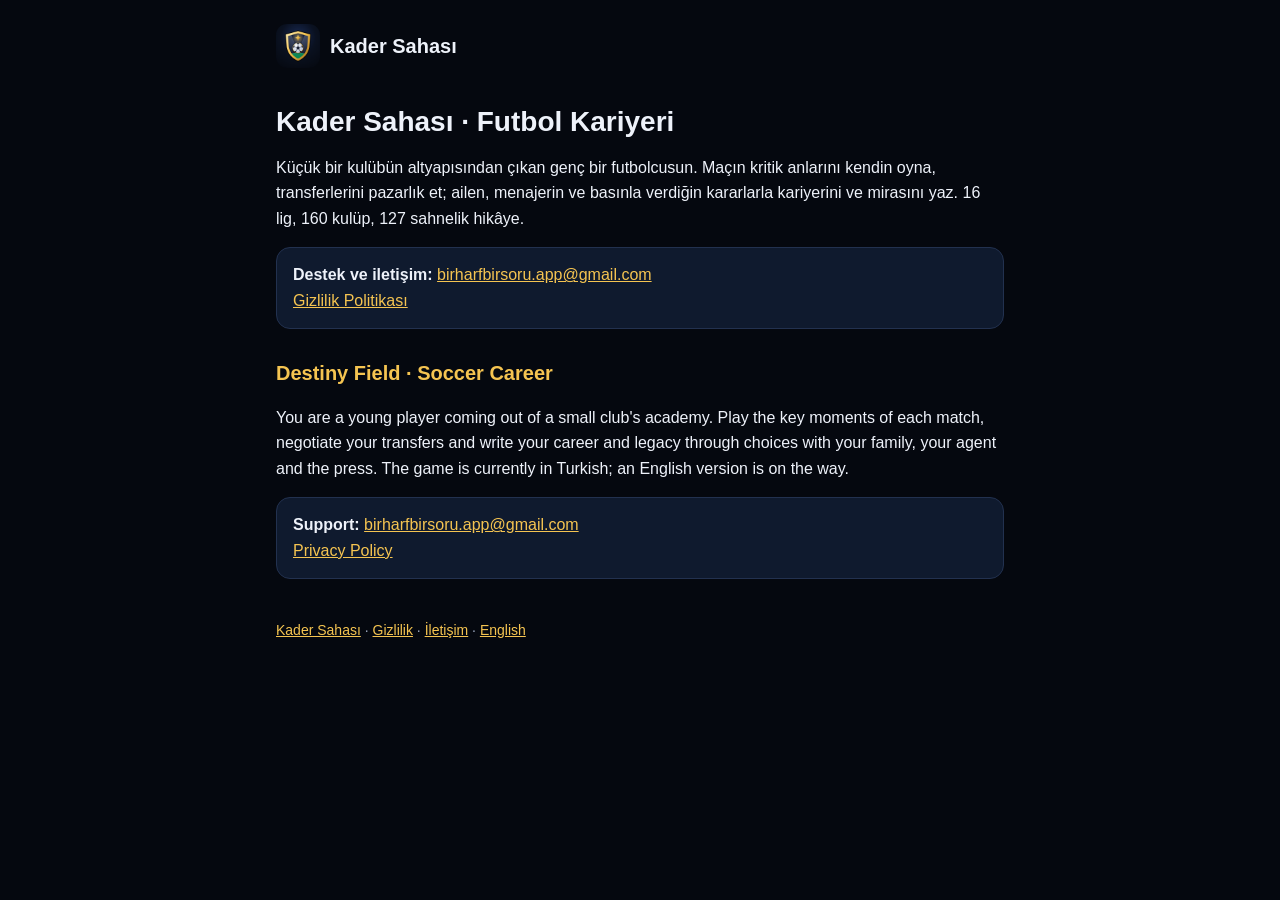
<file: kader-sahasi/index.html>
<!doctype html><html lang="tr"><head><meta charset="utf-8"><meta name="viewport" content="width=device-width, initial-scale=1">
<title>Kader Sahası · Futbol Kariyeri</title><link rel="stylesheet" href="style.css"></head><body><main>
<header><a href="index.html" aria-label="Kader Sahası ana sayfa"><img src="icon.png" alt="">Kader Sahası</a></header>
<h1>Kader Sahası · Futbol Kariyeri</h1>
<p>Küçük bir kulübün altyapısından çıkan genç bir futbolcusun. Maçın kritik anlarını kendin oyna, transferlerini pazarlık et; ailen, menajerin ve basınla verdiğin kararlarla kariyerini ve mirasını yaz. 16 lig, 160 kulüp, 127 sahnelik hikâye.</p>
<div class="card"><b>Destek ve iletişim:</b> <a href="mailto:birharfbirsoru.app@gmail.com">birharfbirsoru.app@gmail.com</a><br><a href="gizlilik.html">Gizlilik Politikası</a></div>
<h2 lang="en">Destiny Field · Soccer Career</h2>
<p lang="en">You are a young player coming out of a small club's academy. Play the key moments of each match, negotiate your transfers and write your career and legacy through choices with your family, your agent and the press. The game is currently in Turkish; an English version is on the way.</p>
<div class="card" lang="en"><b>Support:</b> <a href="mailto:birharfbirsoru.app@gmail.com">birharfbirsoru.app@gmail.com</a><br><a href="privacy.html">Privacy Policy</a></div>
<footer><a href="index.html">Kader Sahası</a> · <a href="gizlilik.html">Gizlilik</a> · <a href="mailto:birharfbirsoru.app@gmail.com">İletişim</a> · <a href="privacy.html">English</a></footer>
</main></body></html>
</file>
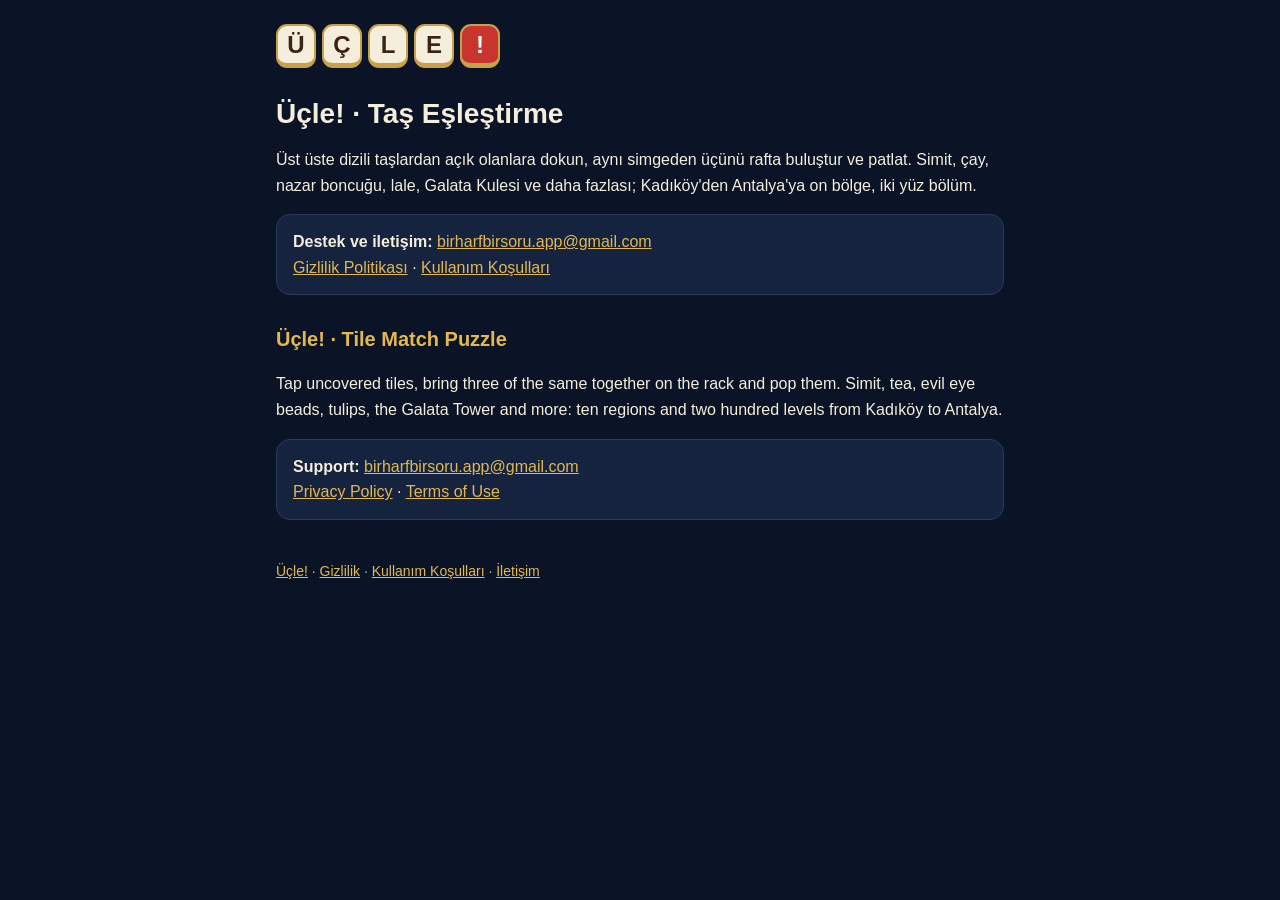
<file: ucle/index.html>
<!doctype html><html lang="tr"><head><meta charset="utf-8"><meta name="viewport" content="width=device-width, initial-scale=1">
<title>Üçle! · Taş Eşleştirme</title><meta name="description" content="Üçle! — Türkiye'den simgelerle üçlü taş eşleştirme oyunu."><link rel="stylesheet" href="style.css"></head><body><main>
<header><a href="index.html" aria-label="Üçle! ana sayfa"><span class="t">Ü</span><span class="t">Ç</span><span class="t">L</span><span class="t">E</span><span class="t a">!</span></a></header>
<h1>Üçle! · Taş Eşleştirme</h1>
<p>Üst üste dizili taşlardan açık olanlara dokun, aynı simgeden üçünü rafta buluştur ve patlat. Simit, çay, nazar boncuğu, lale, Galata Kulesi ve daha fazlası; Kadıköy'den Antalya'ya on bölge, iki yüz bölüm.</p>
<div class="card">
<b>Destek ve iletişim:</b> <a href="mailto:birharfbirsoru.app@gmail.com">birharfbirsoru.app@gmail.com</a><br>
<a href="gizlilik.html">Gizlilik Politikası</a> · <a href="kosullar.html">Kullanım Koşulları</a>
</div>
<h2 lang="en">Üçle! · Tile Match Puzzle</h2>
<p lang="en">Tap uncovered tiles, bring three of the same together on the rack and pop them. Simit, tea, evil eye beads, tulips, the Galata Tower and more: ten regions and two hundred levels from Kadıköy to Antalya.</p>
<div class="card" lang="en"><b>Support:</b> <a href="mailto:birharfbirsoru.app@gmail.com">birharfbirsoru.app@gmail.com</a><br><a href="privacy.html">Privacy Policy</a> · <a href="terms.html">Terms of Use</a></div>
<footer><a href="index.html">Üçle!</a> · <a href="gizlilik.html">Gizlilik</a> · <a href="kosullar.html">Kullanım Koşulları</a> · <a href="mailto:birharfbirsoru.app@gmail.com">İletişim</a></footer>
</main></body></html>
</file>
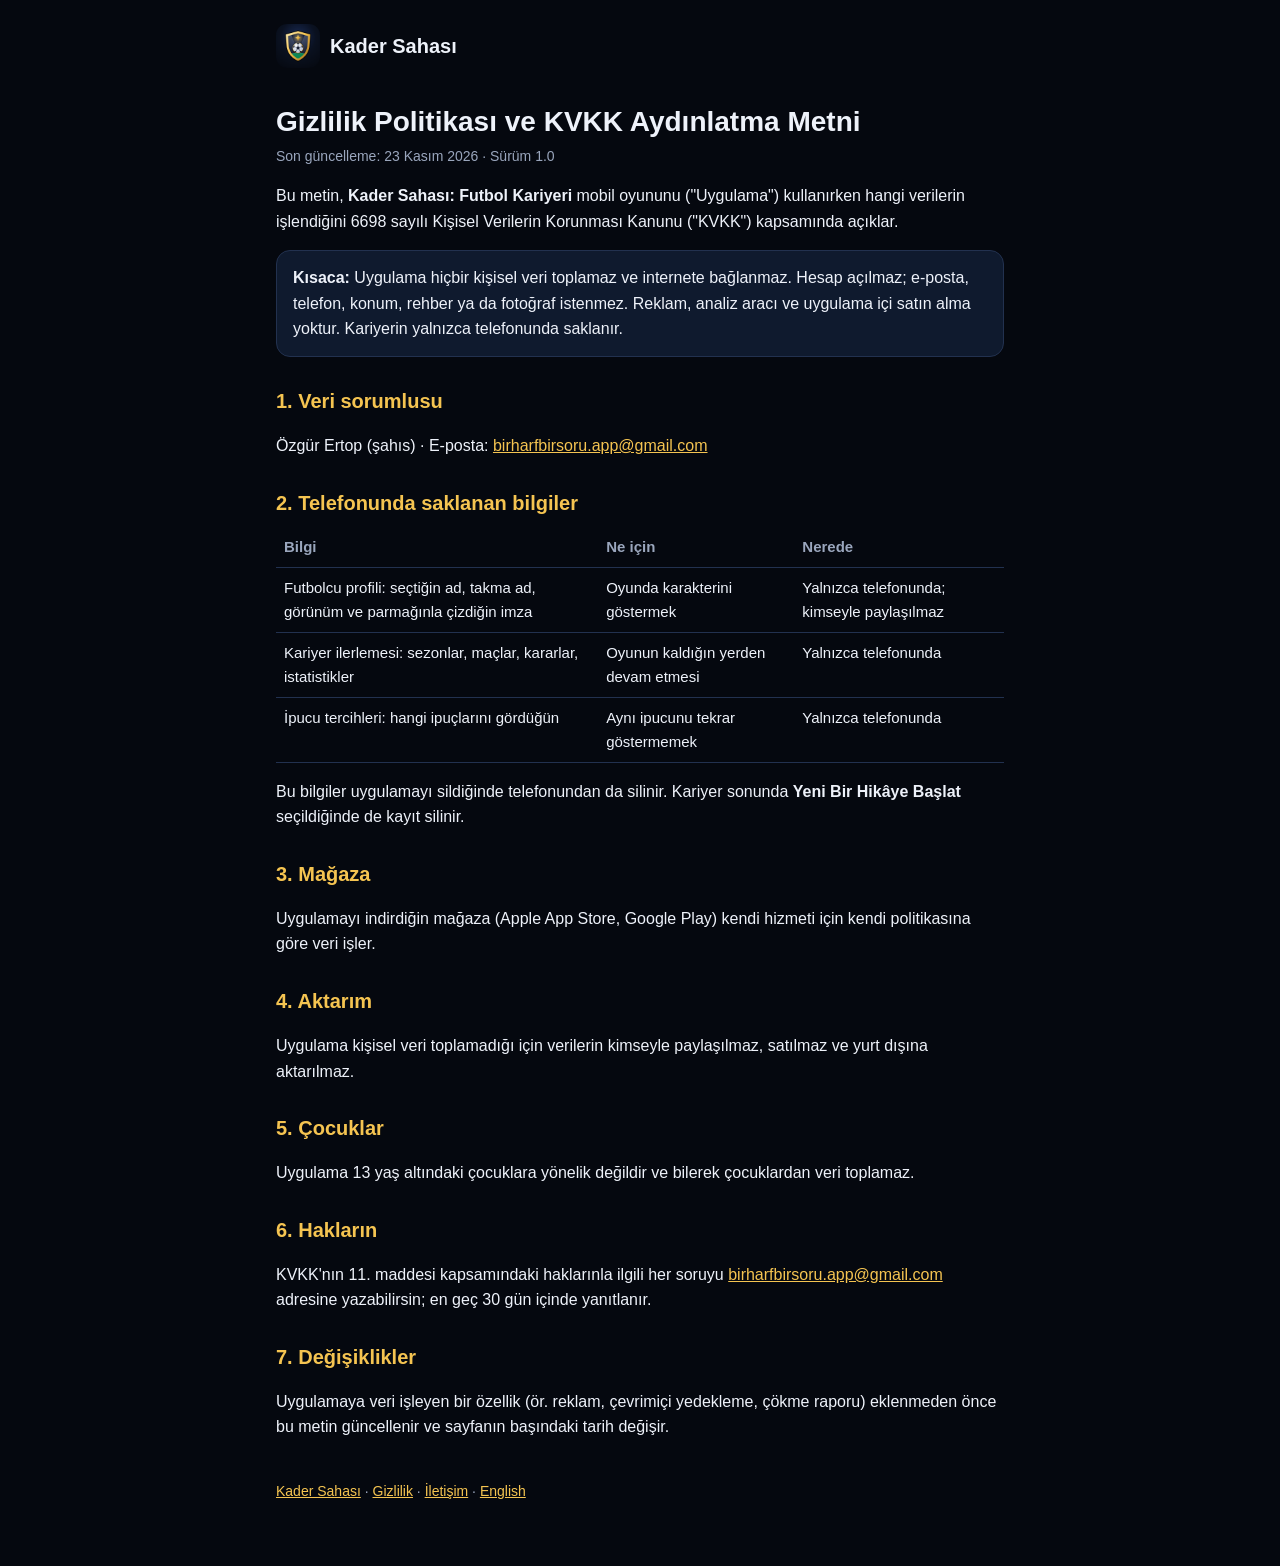
<file: kader-sahasi/gizlilik.html>
<!doctype html><html lang="tr"><head><meta charset="utf-8"><meta name="viewport" content="width=device-width, initial-scale=1">
<title>Gizlilik Politikası · Kader Sahası</title><link rel="stylesheet" href="style.css"></head><body><main>
<header><a href="index.html" aria-label="Kader Sahası ana sayfa"><img src="icon.png" alt="">Kader Sahası</a></header>
<h1>Gizlilik Politikası ve KVKK Aydınlatma Metni</h1>
<p class="meta">Son güncelleme: 23 Kasım 2026 · Sürüm 1.0</p>
<p>Bu metin, <b>Kader Sahası: Futbol Kariyeri</b> mobil oyununu ("Uygulama") kullanırken hangi verilerin işlendiğini 6698 sayılı Kişisel Verilerin Korunması Kanunu ("KVKK") kapsamında açıklar.</p>
<div class="card"><b>Kısaca:</b> Uygulama hiçbir kişisel veri toplamaz ve internete bağlanmaz. Hesap açılmaz; e-posta, telefon, konum, rehber ya da fotoğraf istenmez. Reklam, analiz aracı ve uygulama içi satın alma yoktur. Kariyerin yalnızca telefonunda saklanır.</div>
<h2>1. Veri sorumlusu</h2>
<p>Özgür Ertop (şahıs) · E-posta: <a href="mailto:birharfbirsoru.app@gmail.com">birharfbirsoru.app@gmail.com</a></p>
<h2>2. Telefonunda saklanan bilgiler</h2>
<div class="wrap"><table>
<tr><th>Bilgi</th><th>Ne için</th><th>Nerede</th></tr>
<tr><td>Futbolcu profili: seçtiğin ad, takma ad, görünüm ve parmağınla çizdiğin imza</td><td>Oyunda karakterini göstermek</td><td>Yalnızca telefonunda; kimseyle paylaşılmaz</td></tr>
<tr><td>Kariyer ilerlemesi: sezonlar, maçlar, kararlar, istatistikler</td><td>Oyunun kaldığın yerden devam etmesi</td><td>Yalnızca telefonunda</td></tr>
<tr><td>İpucu tercihleri: hangi ipuçlarını gördüğün</td><td>Aynı ipucunu tekrar göstermemek</td><td>Yalnızca telefonunda</td></tr>
</table></div>
<p>Bu bilgiler uygulamayı sildiğinde telefonundan da silinir. Kariyer sonunda <b>Yeni Bir Hikâye Başlat</b> seçildiğinde de kayıt silinir.</p>
<h2>3. Mağaza</h2>
<p>Uygulamayı indirdiğin mağaza (Apple App Store, Google Play) kendi hizmeti için kendi politikasına göre veri işler.</p>
<h2>4. Aktarım</h2>
<p>Uygulama kişisel veri toplamadığı için verilerin kimseyle paylaşılmaz, satılmaz ve yurt dışına aktarılmaz.</p>
<h2>5. Çocuklar</h2>
<p>Uygulama 13 yaş altındaki çocuklara yönelik değildir ve bilerek çocuklardan veri toplamaz.</p>
<h2>6. Hakların</h2>
<p>KVKK'nın 11. maddesi kapsamındaki haklarınla ilgili her soruyu <a href="mailto:birharfbirsoru.app@gmail.com">birharfbirsoru.app@gmail.com</a> adresine yazabilirsin; en geç 30 gün içinde yanıtlanır.</p>
<h2>7. Değişiklikler</h2>
<p>Uygulamaya veri işleyen bir özellik (ör. reklam, çevrimiçi yedekleme, çökme raporu) eklenmeden önce bu metin güncellenir ve sayfanın başındaki tarih değişir.</p>
<footer><a href="index.html">Kader Sahası</a> · <a href="gizlilik.html">Gizlilik</a> · <a href="mailto:birharfbirsoru.app@gmail.com">İletişim</a> · <a href="privacy.html">English</a></footer>
</main></body></html>
</file>
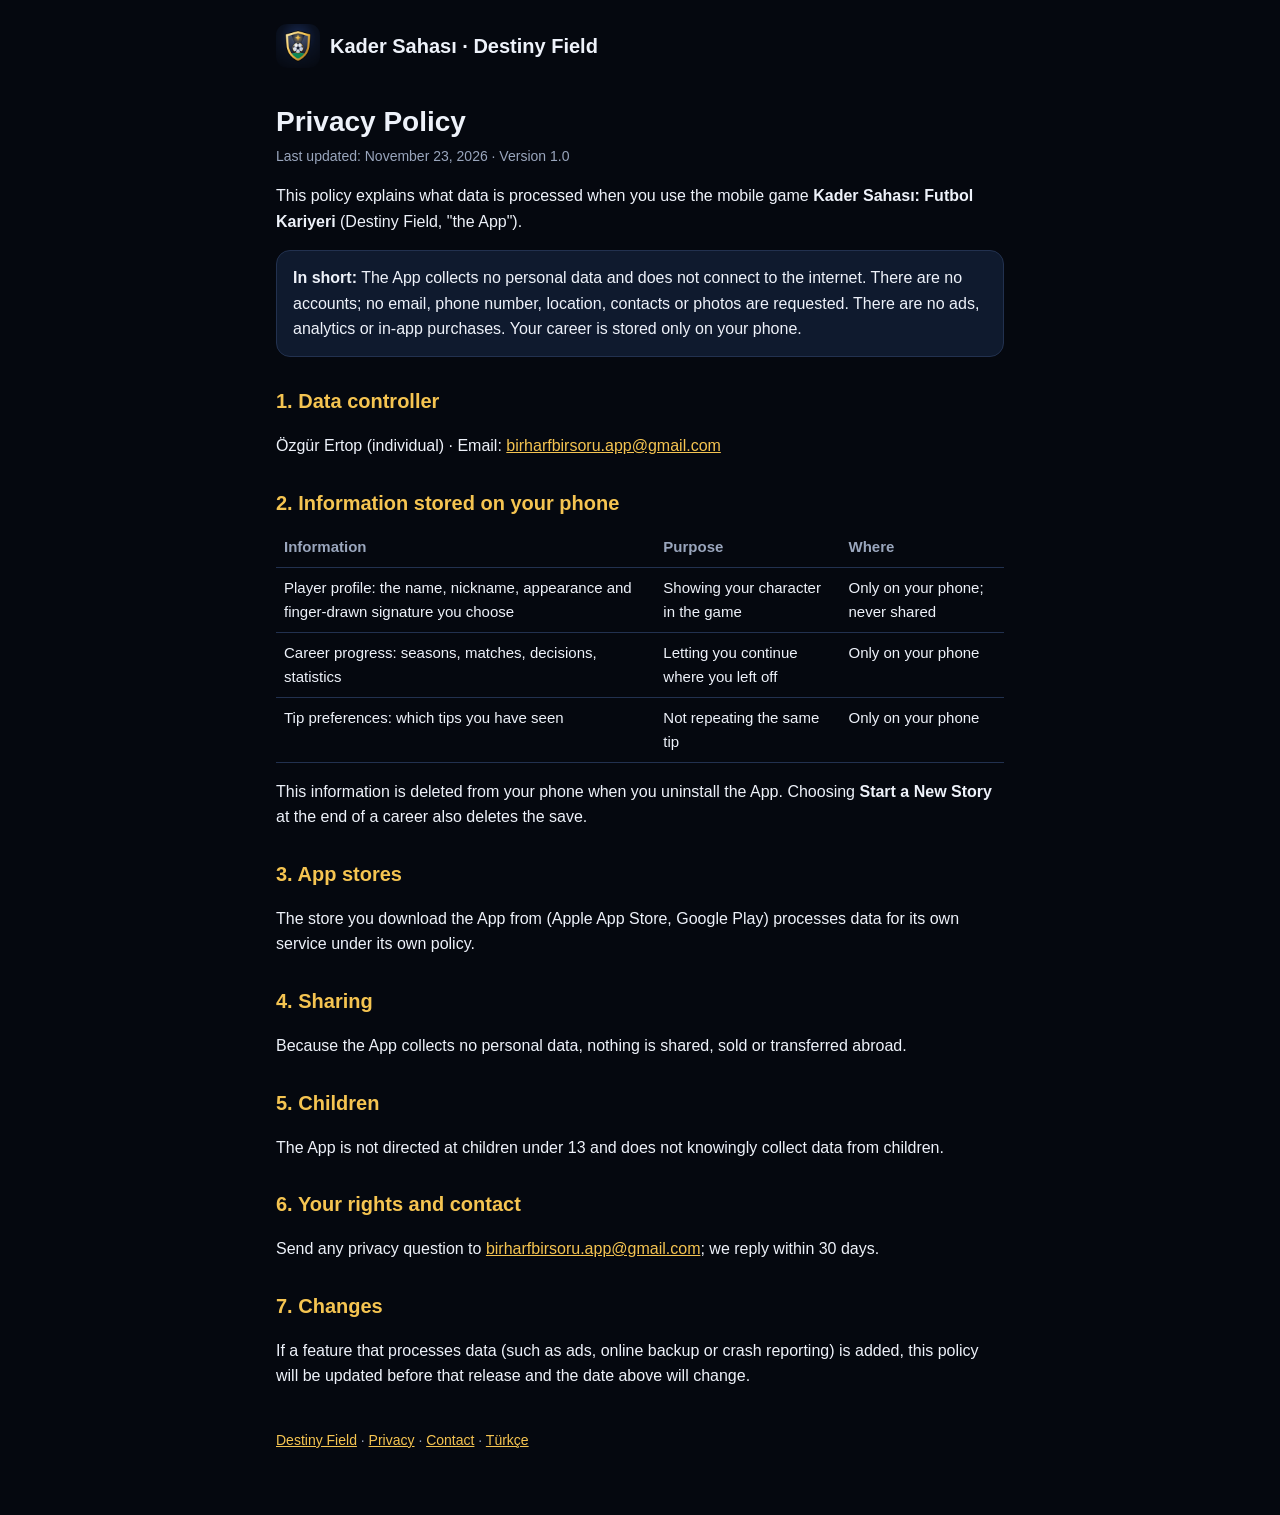
<file: kader-sahasi/privacy.html>
<!doctype html><html lang="en"><head><meta charset="utf-8"><meta name="viewport" content="width=device-width, initial-scale=1">
<title>Privacy Policy · Destiny Field</title><link rel="stylesheet" href="style.css"></head><body><main>
<header><a href="index.html" aria-label="Destiny Field home"><img src="icon.png" alt="">Kader Sahası · Destiny Field</a></header>
<h1>Privacy Policy</h1>
<p class="meta">Last updated: November 23, 2026 · Version 1.0</p>
<p>This policy explains what data is processed when you use the mobile game <b>Kader Sahası: Futbol Kariyeri</b> (Destiny Field, "the App").</p>
<div class="card"><b>In short:</b> The App collects no personal data and does not connect to the internet. There are no accounts; no email, phone number, location, contacts or photos are requested. There are no ads, analytics or in-app purchases. Your career is stored only on your phone.</div>
<h2>1. Data controller</h2>
<p>Özgür Ertop (individual) · Email: <a href="mailto:birharfbirsoru.app@gmail.com">birharfbirsoru.app@gmail.com</a></p>
<h2>2. Information stored on your phone</h2>
<div class="wrap"><table>
<tr><th>Information</th><th>Purpose</th><th>Where</th></tr>
<tr><td>Player profile: the name, nickname, appearance and finger-drawn signature you choose</td><td>Showing your character in the game</td><td>Only on your phone; never shared</td></tr>
<tr><td>Career progress: seasons, matches, decisions, statistics</td><td>Letting you continue where you left off</td><td>Only on your phone</td></tr>
<tr><td>Tip preferences: which tips you have seen</td><td>Not repeating the same tip</td><td>Only on your phone</td></tr>
</table></div>
<p>This information is deleted from your phone when you uninstall the App. Choosing <b>Start a New Story</b> at the end of a career also deletes the save.</p>
<h2>3. App stores</h2>
<p>The store you download the App from (Apple App Store, Google Play) processes data for its own service under its own policy.</p>
<h2>4. Sharing</h2>
<p>Because the App collects no personal data, nothing is shared, sold or transferred abroad.</p>
<h2>5. Children</h2>
<p>The App is not directed at children under 13 and does not knowingly collect data from children.</p>
<h2>6. Your rights and contact</h2>
<p>Send any privacy question to <a href="mailto:birharfbirsoru.app@gmail.com">birharfbirsoru.app@gmail.com</a>; we reply within 30 days.</p>
<h2>7. Changes</h2>
<p>If a feature that processes data (such as ads, online backup or crash reporting) is added, this policy will be updated before that release and the date above will change.</p>
<footer><a href="index.html">Destiny Field</a> · <a href="privacy.html">Privacy</a> · <a href="mailto:birharfbirsoru.app@gmail.com">Contact</a> · <a href="gizlilik.html">Türkçe</a></footer>
</main></body></html>
</file>
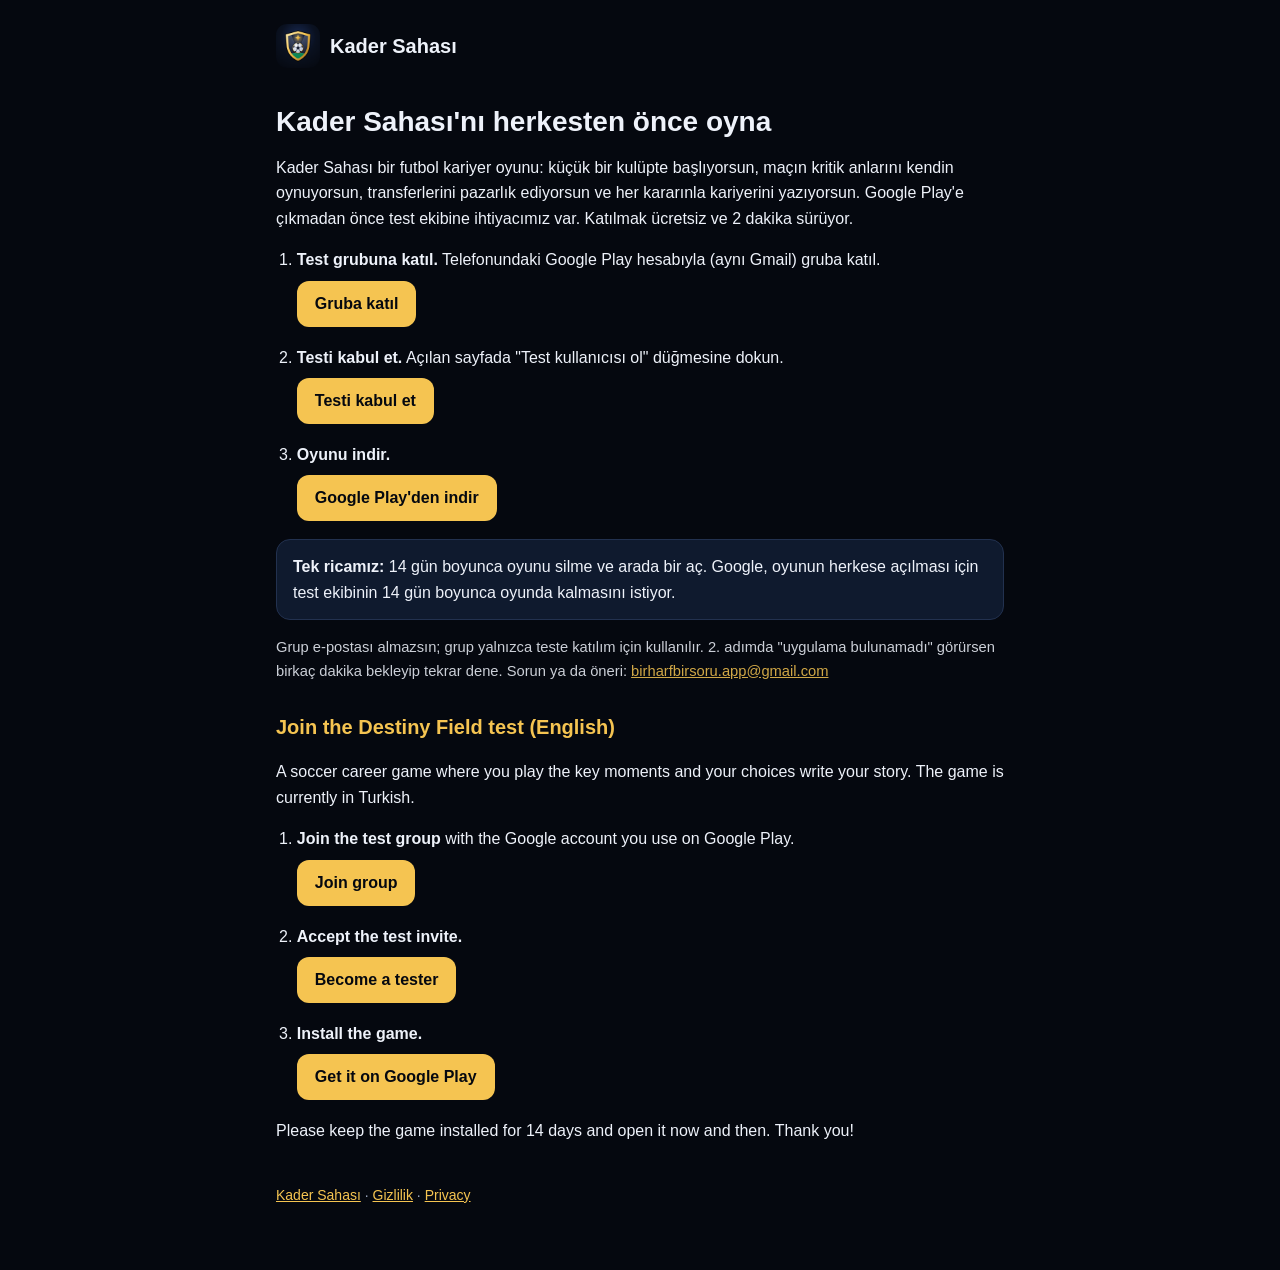
<file: kader-sahasi/test.html>
<!doctype html><html lang="tr"><head><meta charset="utf-8"><meta name="viewport" content="width=device-width, initial-scale=1">
<title>Kader Sahası Test Ekibi</title><meta name="description" content="Kader Sahası futbol kariyer oyununu herkesten önce dene: Google Play test ekibine 3 adımda katıl.">
<link rel="stylesheet" href="style.css">
<style>ol.adim{padding-left:1.3em}ol.adim li{margin:0 0 18px}.btn{display:inline-block;margin-top:8px;padding:10px 18px;border-radius:12px;background:#F5C451;color:#05080F;text-decoration:none;font-weight:700}.not{font-size:.92em;opacity:.85}</style>
</head><body><main>
<header><a href="index.html" aria-label="Kader Sahası ana sayfa"><img src="icon.png" alt="">Kader Sahası</a></header>
<h1>Kader Sahası'nı herkesten önce oyna</h1>
<p>Kader Sahası bir futbol kariyer oyunu: küçük bir kulüpte başlıyorsun, maçın kritik anlarını kendin oynuyorsun, transferlerini pazarlık ediyorsun ve her kararınla kariyerini yazıyorsun. Google Play'e çıkmadan önce test ekibine ihtiyacımız var. Katılmak ücretsiz ve 2 dakika sürüyor.</p>
<ol class="adim">
<li><b>Test grubuna katıl.</b> Telefonundaki Google Play hesabıyla (aynı Gmail) gruba katıl.<br><a class="btn" href="https://groups.google.com/g/kader-sahasi-test">Gruba katıl</a></li>
<li><b>Testi kabul et.</b> Açılan sayfada "Test kullanıcısı ol" düğmesine dokun.<br><a class="btn" href="https://play.google.com/apps/testing/com.destinyfield.game">Testi kabul et</a></li>
<li><b>Oyunu indir.</b><br><a class="btn" href="https://play.google.com/store/apps/details?id=com.destinyfield.game">Google Play'den indir</a></li>
</ol>
<div class="card"><b>Tek ricamız:</b> 14 gün boyunca oyunu silme ve arada bir aç. Google, oyunun herkese açılması için test ekibinin 14 gün boyunca oyunda kalmasını istiyor.</div>
<p class="not">Grup e-postası almazsın; grup yalnızca teste katılım için kullanılır. 2. adımda "uygulama bulunamadı" görürsen birkaç dakika bekleyip tekrar dene. Sorun ya da öneri: <a href="mailto:birharfbirsoru.app@gmail.com">birharfbirsoru.app@gmail.com</a></p>
<h2 lang="en">Join the Destiny Field test (English)</h2>
<p lang="en">A soccer career game where you play the key moments and your choices write your story. The game is currently in Turkish.</p>
<ol class="adim" lang="en">
<li><b>Join the test group</b> with the Google account you use on Google Play.<br><a class="btn" href="https://groups.google.com/g/kader-sahasi-test">Join group</a></li>
<li><b>Accept the test invite.</b><br><a class="btn" href="https://play.google.com/apps/testing/com.destinyfield.game">Become a tester</a></li>
<li><b>Install the game.</b><br><a class="btn" href="https://play.google.com/store/apps/details?id=com.destinyfield.game">Get it on Google Play</a></li>
</ol>
<p lang="en">Please keep the game installed for 14 days and open it now and then. Thank you!</p>
<footer><a href="index.html">Kader Sahası</a> · <a href="gizlilik.html">Gizlilik</a> · <a href="privacy.html">Privacy</a></footer>
</main></body></html>
</file>
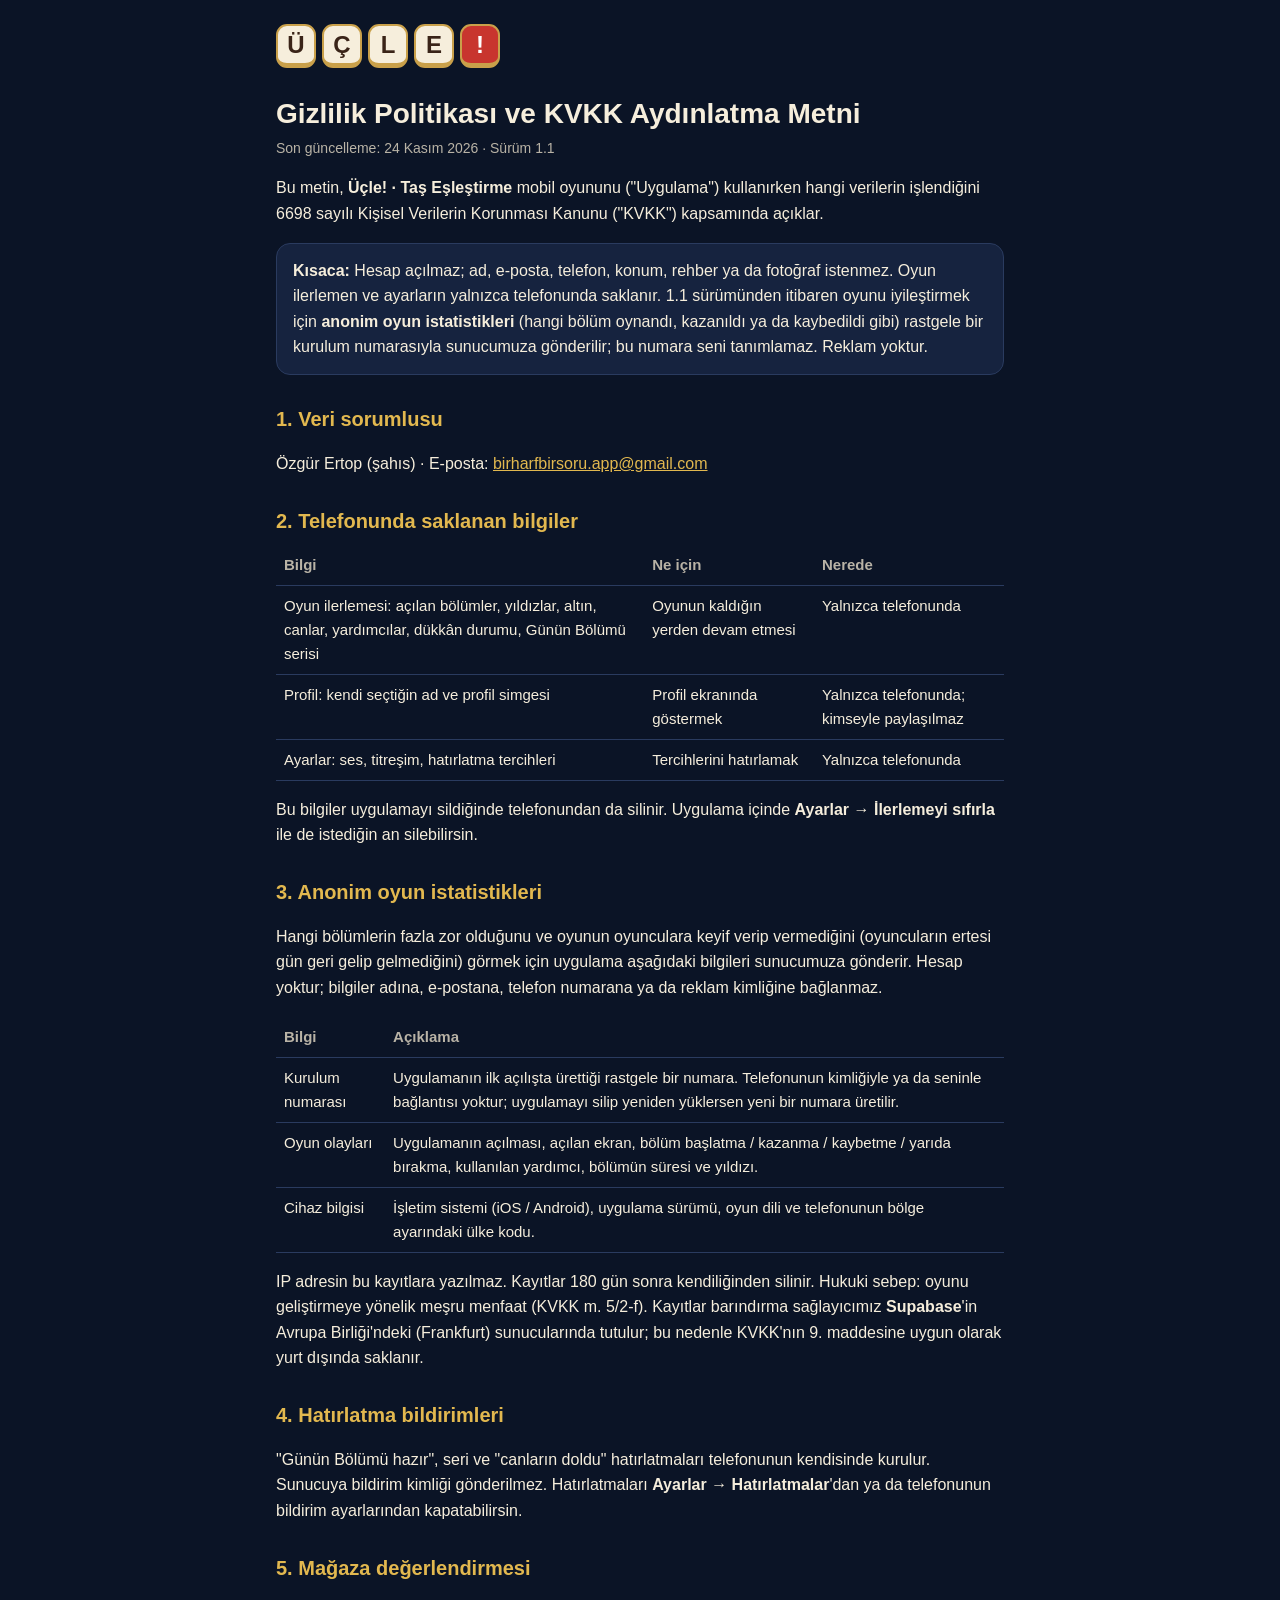
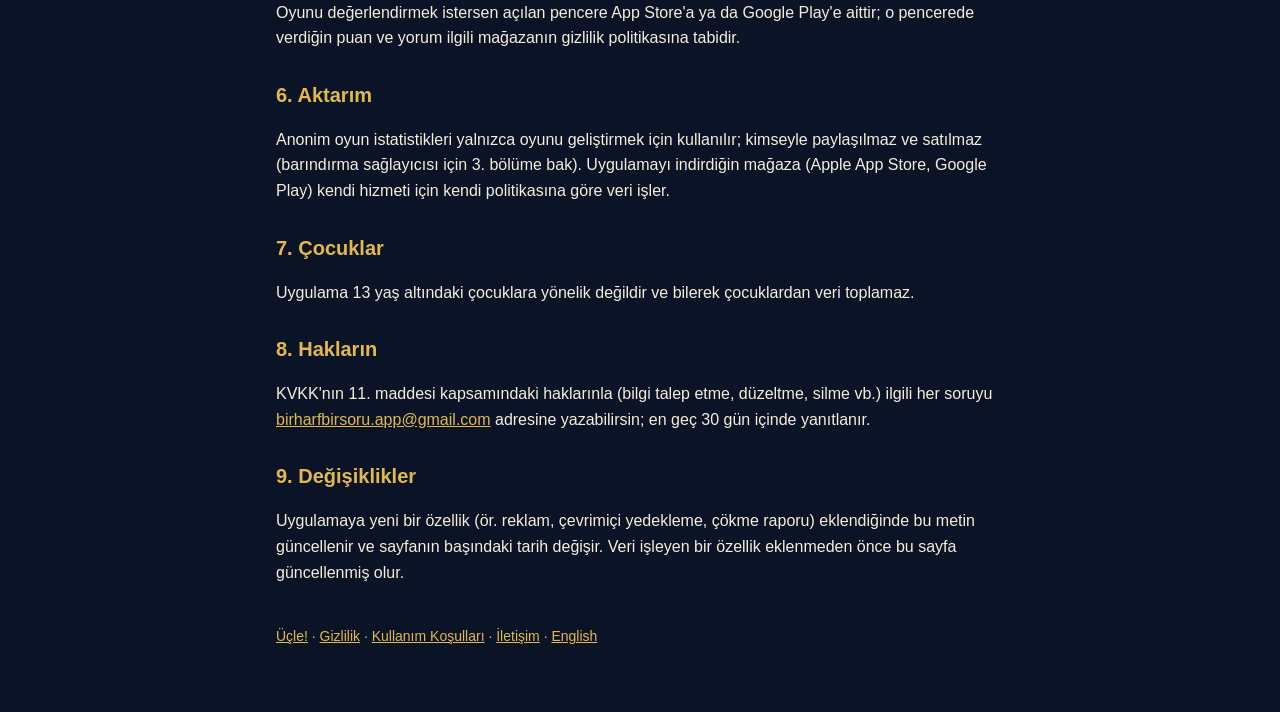
<file: ucle/gizlilik.html>
<!doctype html><html lang="tr"><head><meta charset="utf-8"><meta name="viewport" content="width=device-width, initial-scale=1">
<title>Gizlilik Politikası · Üçle!</title><link rel="stylesheet" href="style.css"></head><body><main>
<header><a href="index.html" aria-label="Üçle! ana sayfa"><span class="t">Ü</span><span class="t">Ç</span><span class="t">L</span><span class="t">E</span><span class="t a">!</span></a></header>
<h1>Gizlilik Politikası ve KVKK Aydınlatma Metni</h1>
<p class="meta">Son güncelleme: 24 Kasım 2026 · Sürüm 1.1</p>

<p>Bu metin, <b>Üçle! · Taş Eşleştirme</b> mobil oyununu ("Uygulama") kullanırken hangi verilerin işlendiğini 6698 sayılı Kişisel Verilerin Korunması Kanunu ("KVKK") kapsamında açıklar.</p>

<div class="card"><b>Kısaca:</b> Hesap açılmaz; ad, e-posta, telefon, konum, rehber ya da fotoğraf istenmez. Oyun ilerlemen ve ayarların yalnızca telefonunda saklanır. 1.1 sürümünden itibaren oyunu iyileştirmek için <b>anonim oyun istatistikleri</b> (hangi bölüm oynandı, kazanıldı ya da kaybedildi gibi) rastgele bir kurulum numarasıyla sunucumuza gönderilir; bu numara seni tanımlamaz. Reklam yoktur.</div>

<h2>1. Veri sorumlusu</h2>
<p>Özgür Ertop (şahıs) · E-posta: <a href="mailto:birharfbirsoru.app@gmail.com">birharfbirsoru.app@gmail.com</a></p>

<h2>2. Telefonunda saklanan bilgiler</h2>
<div class="wrap"><table>
<tr><th>Bilgi</th><th>Ne için</th><th>Nerede</th></tr>
<tr><td>Oyun ilerlemesi: açılan bölümler, yıldızlar, altın, canlar, yardımcılar, dükkân durumu, Günün Bölümü serisi</td><td>Oyunun kaldığın yerden devam etmesi</td><td>Yalnızca telefonunda</td></tr>
<tr><td>Profil: kendi seçtiğin ad ve profil simgesi</td><td>Profil ekranında göstermek</td><td>Yalnızca telefonunda; kimseyle paylaşılmaz</td></tr>
<tr><td>Ayarlar: ses, titreşim, hatırlatma tercihleri</td><td>Tercihlerini hatırlamak</td><td>Yalnızca telefonunda</td></tr>
</table></div>
<p>Bu bilgiler uygulamayı sildiğinde telefonundan da silinir. Uygulama içinde <b>Ayarlar → İlerlemeyi sıfırla</b> ile de istediğin an silebilirsin.</p>

<h2>3. Anonim oyun istatistikleri</h2>
<p>Hangi bölümlerin fazla zor olduğunu ve oyunun oyunculara keyif verip vermediğini (oyuncuların ertesi gün geri gelip gelmediğini) görmek için uygulama aşağıdaki bilgileri sunucumuza gönderir. Hesap yoktur; bilgiler adına, e-postana, telefon numarana ya da reklam kimliğine bağlanmaz.</p>
<div class="wrap"><table>
<tr><th>Bilgi</th><th>Açıklama</th></tr>
<tr><td>Kurulum numarası</td><td>Uygulamanın ilk açılışta ürettiği rastgele bir numara. Telefonunun kimliğiyle ya da seninle bağlantısı yoktur; uygulamayı silip yeniden yüklersen yeni bir numara üretilir.</td></tr>
<tr><td>Oyun olayları</td><td>Uygulamanın açılması, açılan ekran, bölüm başlatma / kazanma / kaybetme / yarıda bırakma, kullanılan yardımcı, bölümün süresi ve yıldızı.</td></tr>
<tr><td>Cihaz bilgisi</td><td>İşletim sistemi (iOS / Android), uygulama sürümü, oyun dili ve telefonunun bölge ayarındaki ülke kodu.</td></tr>
</table></div>
<p>IP adresin bu kayıtlara yazılmaz. Kayıtlar 180 gün sonra kendiliğinden silinir. Hukuki sebep: oyunu geliştirmeye yönelik meşru menfaat (KVKK m. 5/2-f). Kayıtlar barındırma sağlayıcımız <b>Supabase</b>'in Avrupa Birliği'ndeki (Frankfurt) sunucularında tutulur; bu nedenle KVKK'nın 9. maddesine uygun olarak yurt dışında saklanır.</p>

<h2>4. Hatırlatma bildirimleri</h2>
<p>"Günün Bölümü hazır", seri ve "canların doldu" hatırlatmaları telefonunun kendisinde kurulur. Sunucuya bildirim kimliği gönderilmez. Hatırlatmaları <b>Ayarlar → Hatırlatmalar</b>'dan ya da telefonunun bildirim ayarlarından kapatabilirsin.</p>

<h2>5. Mağaza değerlendirmesi</h2>
<p>Oyunu değerlendirmek istersen açılan pencere App Store'a ya da Google Play'e aittir; o pencerede verdiğin puan ve yorum ilgili mağazanın gizlilik politikasına tabidir.</p>

<h2>6. Aktarım</h2>
<p>Anonim oyun istatistikleri yalnızca oyunu geliştirmek için kullanılır; kimseyle paylaşılmaz ve satılmaz (barındırma sağlayıcısı için 3. bölüme bak). Uygulamayı indirdiğin mağaza (Apple App Store, Google Play) kendi hizmeti için kendi politikasına göre veri işler.</p>

<h2>7. Çocuklar</h2>
<p>Uygulama 13 yaş altındaki çocuklara yönelik değildir ve bilerek çocuklardan veri toplamaz.</p>

<h2>8. Hakların</h2>
<p>KVKK'nın 11. maddesi kapsamındaki haklarınla (bilgi talep etme, düzeltme, silme vb.) ilgili her soruyu <a href="mailto:birharfbirsoru.app@gmail.com">birharfbirsoru.app@gmail.com</a> adresine yazabilirsin; en geç 30 gün içinde yanıtlanır.</p>

<h2>9. Değişiklikler</h2>
<p>Uygulamaya yeni bir özellik (ör. reklam, çevrimiçi yedekleme, çökme raporu) eklendiğinde bu metin güncellenir ve sayfanın başındaki tarih değişir. Veri işleyen bir özellik eklenmeden önce bu sayfa güncellenmiş olur.</p>
<footer><a href="index.html">Üçle!</a> · <a href="gizlilik.html">Gizlilik</a> · <a href="kosullar.html">Kullanım Koşulları</a> · <a href="mailto:birharfbirsoru.app@gmail.com">İletişim</a> · <a href="privacy.html">English</a></footer>
</main></body></html>
</file>
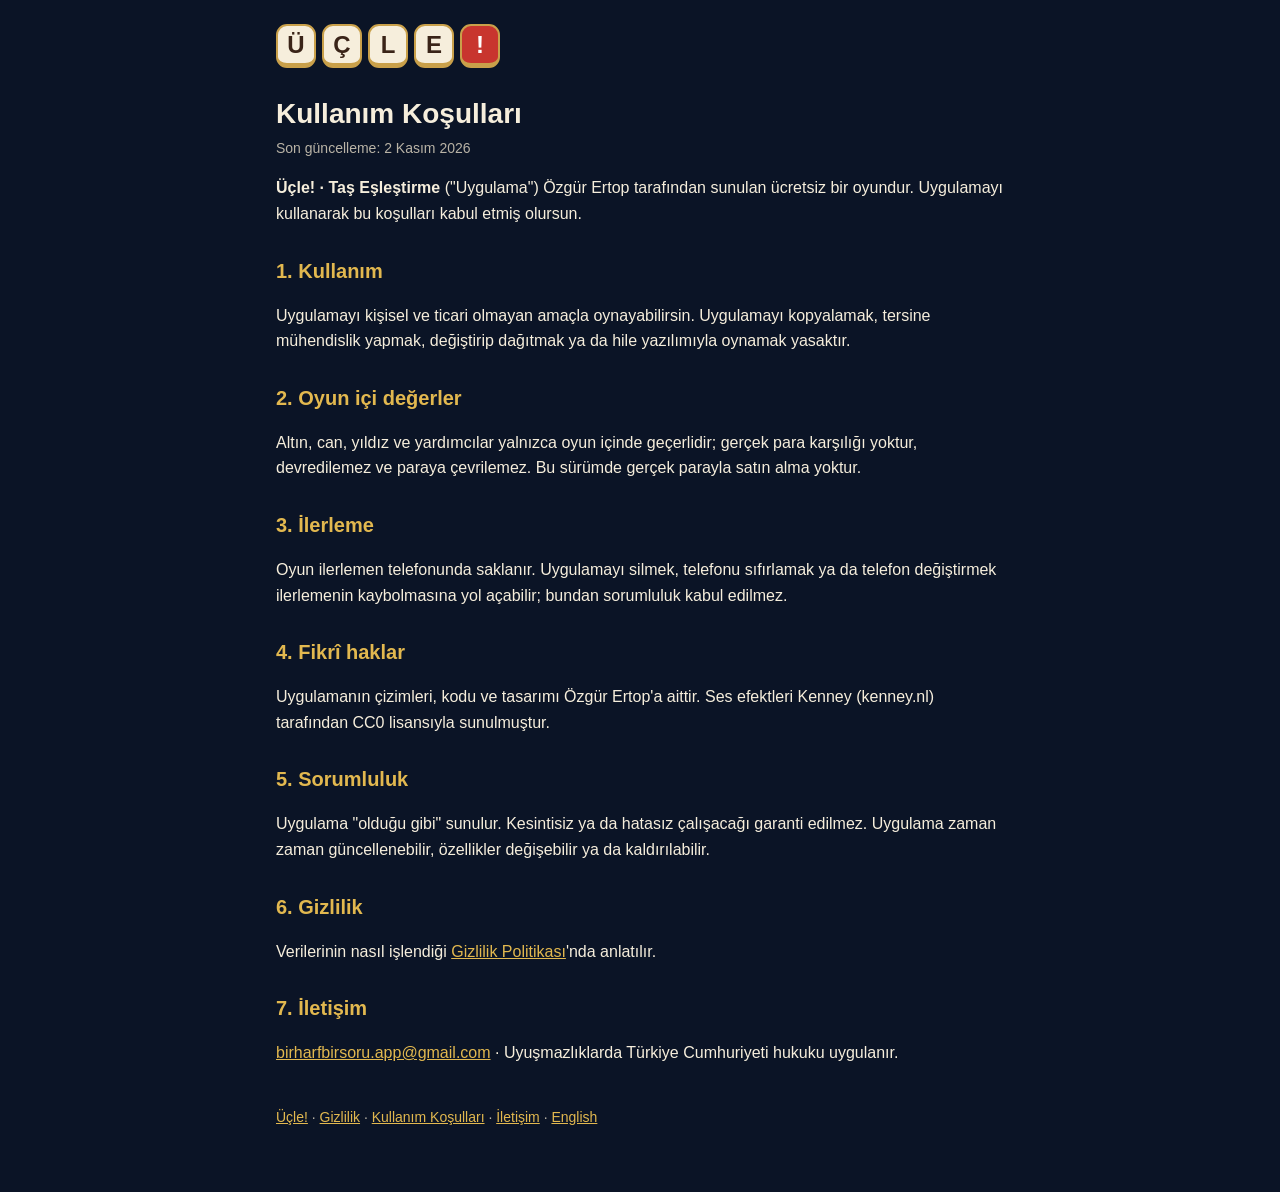
<file: ucle/kosullar.html>
<!doctype html><html lang="tr"><head><meta charset="utf-8"><meta name="viewport" content="width=device-width, initial-scale=1">
<title>Kullanım Koşulları · Üçle!</title><link rel="stylesheet" href="style.css"></head><body><main>
<header><a href="index.html" aria-label="Üçle! ana sayfa"><span class="t">Ü</span><span class="t">Ç</span><span class="t">L</span><span class="t">E</span><span class="t a">!</span></a></header>
<h1>Kullanım Koşulları</h1>
<p class="meta">Son güncelleme: 2 Kasım 2026</p>
<p><b>Üçle! · Taş Eşleştirme</b> ("Uygulama") Özgür Ertop tarafından sunulan ücretsiz bir oyundur. Uygulamayı kullanarak bu koşulları kabul etmiş olursun.</p>
<h2>1. Kullanım</h2>
<p>Uygulamayı kişisel ve ticari olmayan amaçla oynayabilirsin. Uygulamayı kopyalamak, tersine mühendislik yapmak, değiştirip dağıtmak ya da hile yazılımıyla oynamak yasaktır.</p>
<h2>2. Oyun içi değerler</h2>
<p>Altın, can, yıldız ve yardımcılar yalnızca oyun içinde geçerlidir; gerçek para karşılığı yoktur, devredilemez ve paraya çevrilemez. Bu sürümde gerçek parayla satın alma yoktur.</p>
<h2>3. İlerleme</h2>
<p>Oyun ilerlemen telefonunda saklanır. Uygulamayı silmek, telefonu sıfırlamak ya da telefon değiştirmek ilerlemenin kaybolmasına yol açabilir; bundan sorumluluk kabul edilmez.</p>
<h2>4. Fikrî haklar</h2>
<p>Uygulamanın çizimleri, kodu ve tasarımı Özgür Ertop'a aittir. Ses efektleri Kenney (kenney.nl) tarafından CC0 lisansıyla sunulmuştur.</p>
<h2>5. Sorumluluk</h2>
<p>Uygulama "olduğu gibi" sunulur. Kesintisiz ya da hatasız çalışacağı garanti edilmez. Uygulama zaman zaman güncellenebilir, özellikler değişebilir ya da kaldırılabilir.</p>
<h2>6. Gizlilik</h2>
<p>Verilerinin nasıl işlendiği <a href="gizlilik.html">Gizlilik Politikası</a>'nda anlatılır.</p>
<h2>7. İletişim</h2>
<p><a href="mailto:birharfbirsoru.app@gmail.com">birharfbirsoru.app@gmail.com</a> · Uyuşmazlıklarda Türkiye Cumhuriyeti hukuku uygulanır.</p>
<footer><a href="index.html">Üçle!</a> · <a href="gizlilik.html">Gizlilik</a> · <a href="kosullar.html">Kullanım Koşulları</a> · <a href="mailto:birharfbirsoru.app@gmail.com">İletişim</a> · <a href="terms.html">English</a></footer>
</main></body></html>
</file>
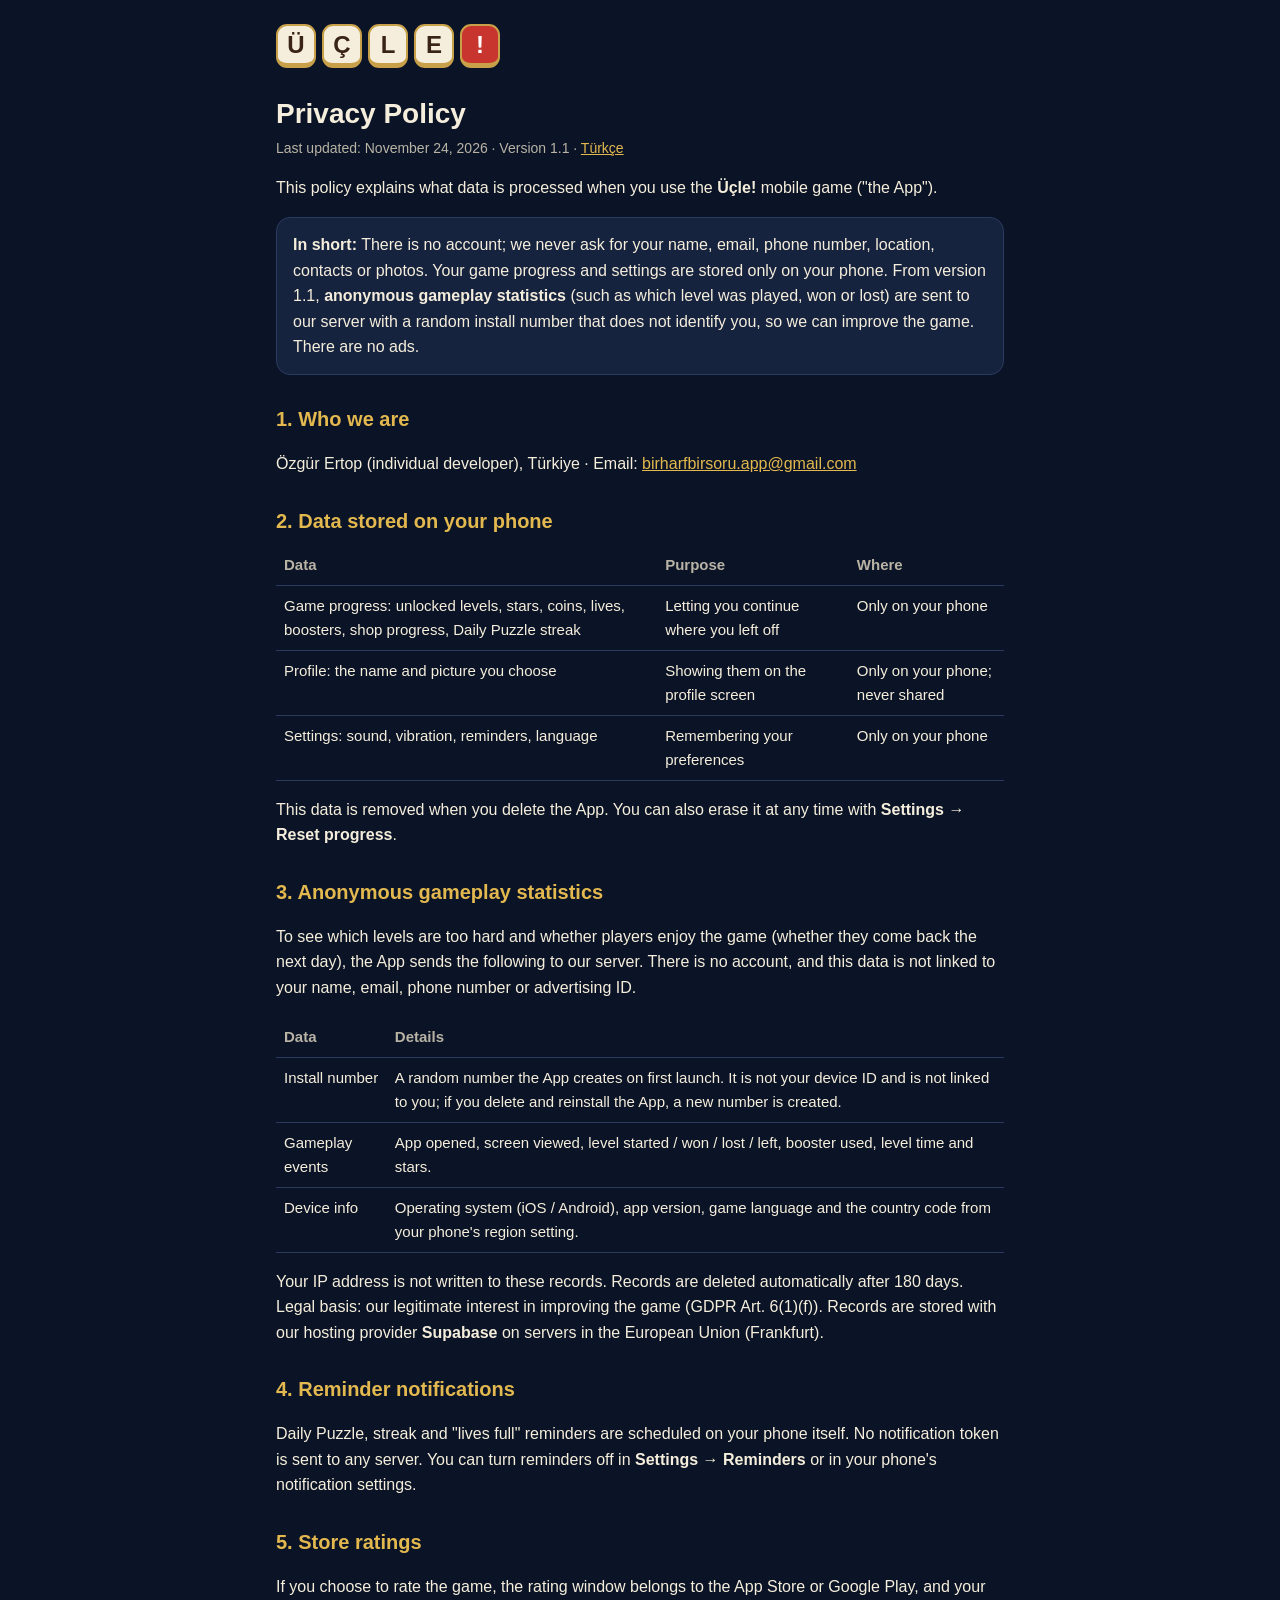
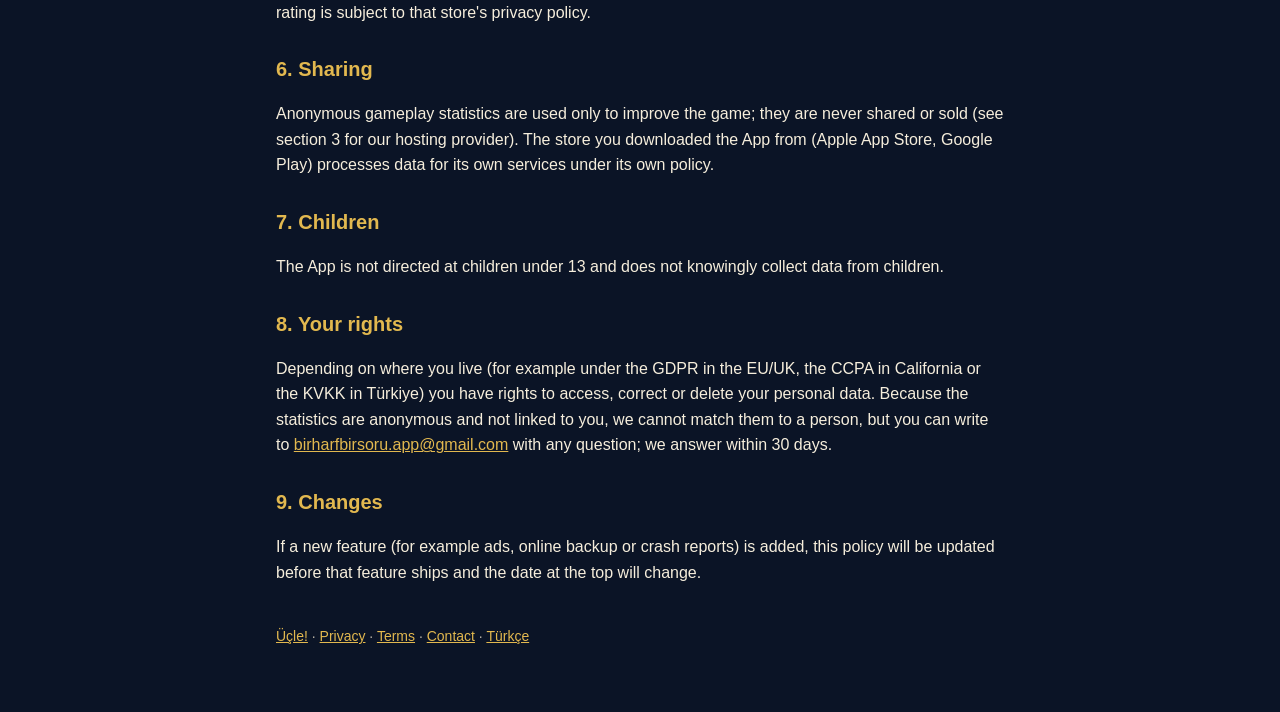
<file: ucle/privacy.html>
<!doctype html><html lang="en"><head><meta charset="utf-8"><meta name="viewport" content="width=device-width, initial-scale=1">
<title>Privacy Policy · Üçle!</title><link rel="stylesheet" href="style.css"></head><body><main>
<header><a href="index.html" aria-label="Üçle! home"><span class="t">Ü</span><span class="t">Ç</span><span class="t">L</span><span class="t">E</span><span class="t a">!</span></a></header>
<h1>Privacy Policy</h1>
<p class="meta">Last updated: November 24, 2026 · Version 1.1 · <a href="gizlilik.html">Türkçe</a></p>

<p>This policy explains what data is processed when you use the <b>Üçle!</b> mobile game ("the App").</p>

<div class="card"><b>In short:</b> There is no account; we never ask for your name, email, phone number, location, contacts or photos. Your game progress and settings are stored only on your phone. From version 1.1, <b>anonymous gameplay statistics</b> (such as which level was played, won or lost) are sent to our server with a random install number that does not identify you, so we can improve the game. There are no ads.</div>

<h2>1. Who we are</h2>
<p>Özgür Ertop (individual developer), Türkiye · Email: <a href="mailto:birharfbirsoru.app@gmail.com">birharfbirsoru.app@gmail.com</a></p>

<h2>2. Data stored on your phone</h2>
<div class="wrap"><table>
<tr><th>Data</th><th>Purpose</th><th>Where</th></tr>
<tr><td>Game progress: unlocked levels, stars, coins, lives, boosters, shop progress, Daily Puzzle streak</td><td>Letting you continue where you left off</td><td>Only on your phone</td></tr>
<tr><td>Profile: the name and picture you choose</td><td>Showing them on the profile screen</td><td>Only on your phone; never shared</td></tr>
<tr><td>Settings: sound, vibration, reminders, language</td><td>Remembering your preferences</td><td>Only on your phone</td></tr>
</table></div>
<p>This data is removed when you delete the App. You can also erase it at any time with <b>Settings → Reset progress</b>.</p>

<h2>3. Anonymous gameplay statistics</h2>
<p>To see which levels are too hard and whether players enjoy the game (whether they come back the next day), the App sends the following to our server. There is no account, and this data is not linked to your name, email, phone number or advertising ID.</p>
<div class="wrap"><table>
<tr><th>Data</th><th>Details</th></tr>
<tr><td>Install number</td><td>A random number the App creates on first launch. It is not your device ID and is not linked to you; if you delete and reinstall the App, a new number is created.</td></tr>
<tr><td>Gameplay events</td><td>App opened, screen viewed, level started / won / lost / left, booster used, level time and stars.</td></tr>
<tr><td>Device info</td><td>Operating system (iOS / Android), app version, game language and the country code from your phone's region setting.</td></tr>
</table></div>
<p>Your IP address is not written to these records. Records are deleted automatically after 180 days. Legal basis: our legitimate interest in improving the game (GDPR Art. 6(1)(f)). Records are stored with our hosting provider <b>Supabase</b> on servers in the European Union (Frankfurt).</p>

<h2>4. Reminder notifications</h2>
<p>Daily Puzzle, streak and "lives full" reminders are scheduled on your phone itself. No notification token is sent to any server. You can turn reminders off in <b>Settings → Reminders</b> or in your phone's notification settings.</p>

<h2>5. Store ratings</h2>
<p>If you choose to rate the game, the rating window belongs to the App Store or Google Play, and your rating is subject to that store's privacy policy.</p>

<h2>6. Sharing</h2>
<p>Anonymous gameplay statistics are used only to improve the game; they are never shared or sold (see section 3 for our hosting provider). The store you downloaded the App from (Apple App Store, Google Play) processes data for its own services under its own policy.</p>

<h2>7. Children</h2>
<p>The App is not directed at children under 13 and does not knowingly collect data from children.</p>

<h2>8. Your rights</h2>
<p>Depending on where you live (for example under the GDPR in the EU/UK, the CCPA in California or the KVKK in Türkiye) you have rights to access, correct or delete your personal data. Because the statistics are anonymous and not linked to you, we cannot match them to a person, but you can write to <a href="mailto:birharfbirsoru.app@gmail.com">birharfbirsoru.app@gmail.com</a> with any question; we answer within 30 days.</p>

<h2>9. Changes</h2>
<p>If a new feature (for example ads, online backup or crash reports) is added, this policy will be updated before that feature ships and the date at the top will change.</p>
<footer><a href="index.html">Üçle!</a> · <a href="privacy.html">Privacy</a> · <a href="terms.html">Terms</a> · <a href="mailto:birharfbirsoru.app@gmail.com">Contact</a> · <a href="gizlilik.html">Türkçe</a></footer>
</main></body></html>
</file>
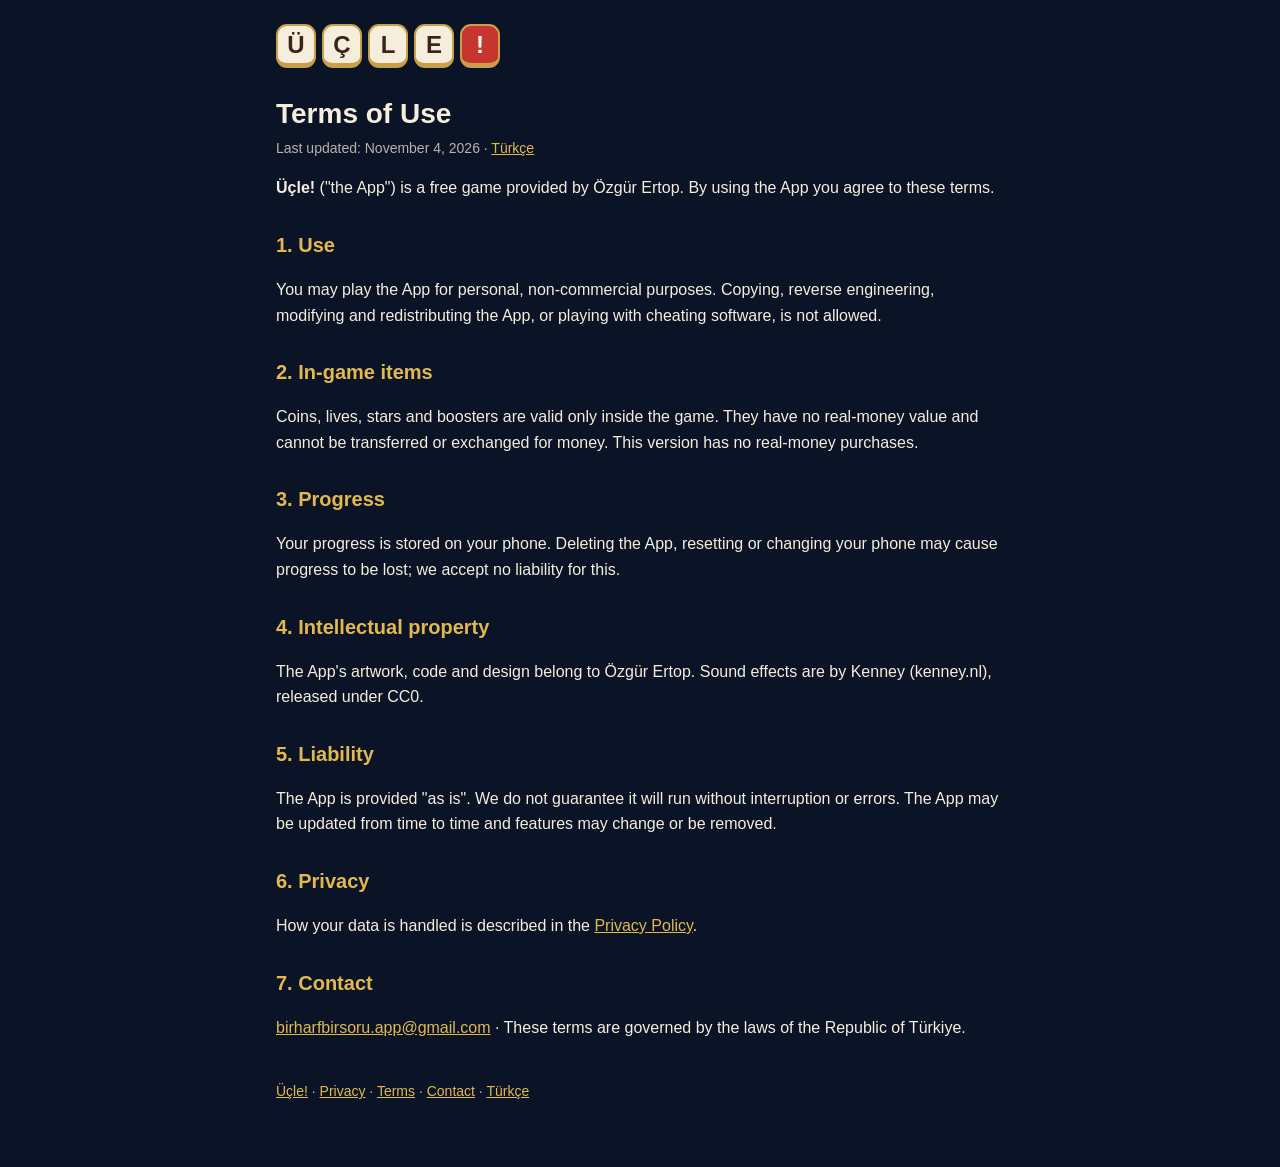
<file: ucle/terms.html>
<!doctype html><html lang="en"><head><meta charset="utf-8"><meta name="viewport" content="width=device-width, initial-scale=1">
<title>Terms of Use · Üçle!</title><link rel="stylesheet" href="style.css"></head><body><main>
<header><a href="index.html" aria-label="Üçle! home"><span class="t">Ü</span><span class="t">Ç</span><span class="t">L</span><span class="t">E</span><span class="t a">!</span></a></header>
<h1>Terms of Use</h1>
<p class="meta">Last updated: November 4, 2026 · <a href="kosullar.html">Türkçe</a></p>
<p><b>Üçle!</b> ("the App") is a free game provided by Özgür Ertop. By using the App you agree to these terms.</p>
<h2>1. Use</h2>
<p>You may play the App for personal, non-commercial purposes. Copying, reverse engineering, modifying and redistributing the App, or playing with cheating software, is not allowed.</p>
<h2>2. In-game items</h2>
<p>Coins, lives, stars and boosters are valid only inside the game. They have no real-money value and cannot be transferred or exchanged for money. This version has no real-money purchases.</p>
<h2>3. Progress</h2>
<p>Your progress is stored on your phone. Deleting the App, resetting or changing your phone may cause progress to be lost; we accept no liability for this.</p>
<h2>4. Intellectual property</h2>
<p>The App's artwork, code and design belong to Özgür Ertop. Sound effects are by Kenney (kenney.nl), released under CC0.</p>
<h2>5. Liability</h2>
<p>The App is provided "as is". We do not guarantee it will run without interruption or errors. The App may be updated from time to time and features may change or be removed.</p>
<h2>6. Privacy</h2>
<p>How your data is handled is described in the <a href="privacy.html">Privacy Policy</a>.</p>
<h2>7. Contact</h2>
<p><a href="mailto:birharfbirsoru.app@gmail.com">birharfbirsoru.app@gmail.com</a> · These terms are governed by the laws of the Republic of Türkiye.</p>
<footer><a href="index.html">Üçle!</a> · <a href="privacy.html">Privacy</a> · <a href="terms.html">Terms</a> · <a href="mailto:birharfbirsoru.app@gmail.com">Contact</a> · <a href="gizlilik.html">Türkçe</a></footer>
</main></body></html>
</file>
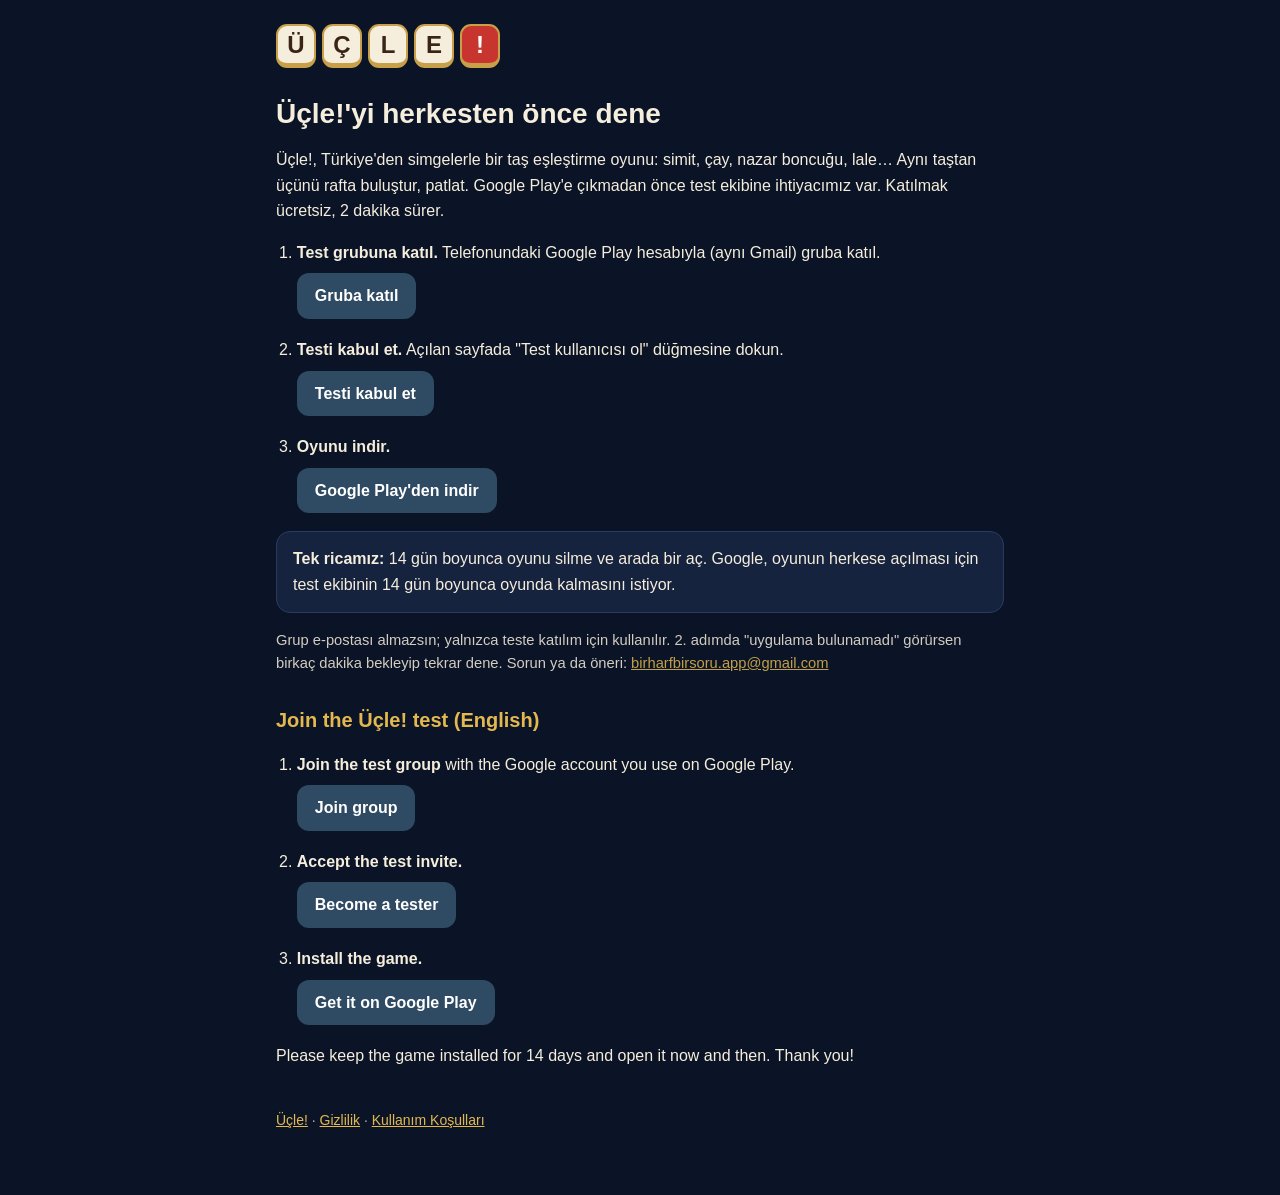
<file: ucle/test.html>
<!doctype html><html lang="tr"><head><meta charset="utf-8"><meta name="viewport" content="width=device-width, initial-scale=1">
<title>Üçle! Test Ekibi</title><meta name="description" content="Üçle! taş eşleştirme oyununu herkesten önce dene: Google Play test ekibine 3 adımda katıl.">
<link rel="stylesheet" href="style.css">
<style>ol.adim{padding-left:1.3em}ol.adim li{margin:0 0 18px}.btn{display:inline-block;margin-top:8px;padding:10px 18px;border-radius:12px;background:#2F4A63;color:#fff;text-decoration:none;font-weight:700}.not{font-size:.92em;opacity:.85}</style>
</head><body><main>
<header><a href="index.html" aria-label="Üçle! ana sayfa"><span class="t">Ü</span><span class="t">Ç</span><span class="t">L</span><span class="t">E</span><span class="t a">!</span></a></header>
<h1>Üçle!'yi herkesten önce dene</h1>
<p>Üçle!, Türkiye'den simgelerle bir taş eşleştirme oyunu: simit, çay, nazar boncuğu, lale… Aynı taştan üçünü rafta buluştur, patlat. Google Play'e çıkmadan önce test ekibine ihtiyacımız var. Katılmak ücretsiz, 2 dakika sürer.</p>
<ol class="adim">
<li><b>Test grubuna katıl.</b> Telefonundaki Google Play hesabıyla (aynı Gmail) gruba katıl.<br>
<a class="btn" href="https://groups.google.com/g/ucle-test">Gruba katıl</a></li>
<li><b>Testi kabul et.</b> Açılan sayfada "Test kullanıcısı ol" düğmesine dokun.<br>
<a class="btn" href="https://play.google.com/apps/testing/com.ucle.app">Testi kabul et</a></li>
<li><b>Oyunu indir.</b><br>
<a class="btn" href="https://play.google.com/store/apps/details?id=com.ucle.app">Google Play'den indir</a></li>
</ol>
<div class="card">
<b>Tek ricamız:</b> 14 gün boyunca oyunu silme ve arada bir aç. Google, oyunun herkese açılması için test ekibinin 14 gün boyunca oyunda kalmasını istiyor.
</div>
<p class="not">Grup e-postası almazsın; yalnızca teste katılım için kullanılır. 2. adımda "uygulama bulunamadı" görürsen birkaç dakika bekleyip tekrar dene. Sorun ya da öneri: <a href="mailto:birharfbirsoru.app@gmail.com">birharfbirsoru.app@gmail.com</a></p>
<h2 lang="en">Join the Üçle! test (English)</h2>
<ol class="adim" lang="en">
<li><b>Join the test group</b> with the Google account you use on Google Play.<br><a class="btn" href="https://groups.google.com/g/ucle-test">Join group</a></li>
<li><b>Accept the test invite.</b><br><a class="btn" href="https://play.google.com/apps/testing/com.ucle.app">Become a tester</a></li>
<li><b>Install the game.</b><br><a class="btn" href="https://play.google.com/store/apps/details?id=com.ucle.app">Get it on Google Play</a></li>
</ol>
<p lang="en">Please keep the game installed for 14 days and open it now and then. Thank you!</p>
<footer><a href="index.html">Üçle!</a> · <a href="gizlilik.html">Gizlilik</a> · <a href="kosullar.html">Kullanım Koşulları</a></footer>
</main></body></html>
</file>
<file: kader-sahasi/style.css>
:root{--bg:#05080F;--card:#0F1A2E;--ink:#EEF2FA;--muted:#9AA6BD;--gold:#F5C451;--line:#22314F}
*{box-sizing:border-box}body{margin:0;background:var(--bg);color:var(--ink);font:16px/1.6 -apple-system,BlinkMacSystemFont,"Segoe UI",Roboto,sans-serif}
main{max-width:760px;margin:0 auto;padding:24px 16px 64px}
header a{display:inline-flex;align-items:center;gap:10px;text-decoration:none;color:var(--ink);font-weight:800;font-size:20px}
header img{width:44px;height:44px;border-radius:11px}
h1{font-size:28px;line-height:1.25;margin:28px 0 6px}h2{font-size:20px;margin:28px 0 8px;color:var(--gold)}
.meta{color:var(--muted);font-size:14px;margin:0 0 16px}
.card{background:var(--card);border:1px solid var(--line);border-radius:14px;padding:14px 16px;margin:16px 0}
a{color:var(--gold)}table{width:100%;border-collapse:collapse;font-size:15px}
th,td{text-align:left;vertical-align:top;padding:8px;border-bottom:1px solid var(--line)}th{color:var(--muted);font-weight:600}
.wrap{overflow-x:auto}footer{margin-top:40px;color:var(--muted);font-size:14px}
</file>
<file: ucle/style.css>
:root{--bg:#0B1426;--card:#16233F;--ink:#F6EEDC;--muted:#B9B3A6;--gold:#E2B84F;--line:#2A3B5F}
*{box-sizing:border-box}body{margin:0;background:var(--bg);color:var(--ink);font:16px/1.6 -apple-system,BlinkMacSystemFont,"Segoe UI",Roboto,sans-serif}
main{max-width:760px;margin:0 auto;padding:24px 16px 64px}
header a{display:inline-flex;gap:6px;text-decoration:none}
.t{display:inline-grid;place-items:center;width:40px;height:44px;border-radius:11px;background:#F6EEDC;color:#3A2418;font-weight:800;font-size:24px;border:2px solid #C9A04A;border-bottom-width:5px}
.t.a{background:#C8352E;color:#fff}
h1{font-size:28px;line-height:1.25;margin:28px 0 6px}h2{font-size:20px;margin:28px 0 8px;color:var(--gold)}
.meta{color:var(--muted);font-size:14px;margin:0 0 16px}
.card{background:var(--card);border:1px solid var(--line);border-radius:14px;padding:14px 16px;margin:16px 0}
a{color:var(--gold)}table{width:100%;border-collapse:collapse;font-size:15px}
th,td{text-align:left;vertical-align:top;padding:8px;border-bottom:1px solid var(--line)}th{color:var(--muted);font-weight:600}
.wrap{overflow-x:auto}footer{margin-top:40px;color:var(--muted);font-size:14px}
</file>
